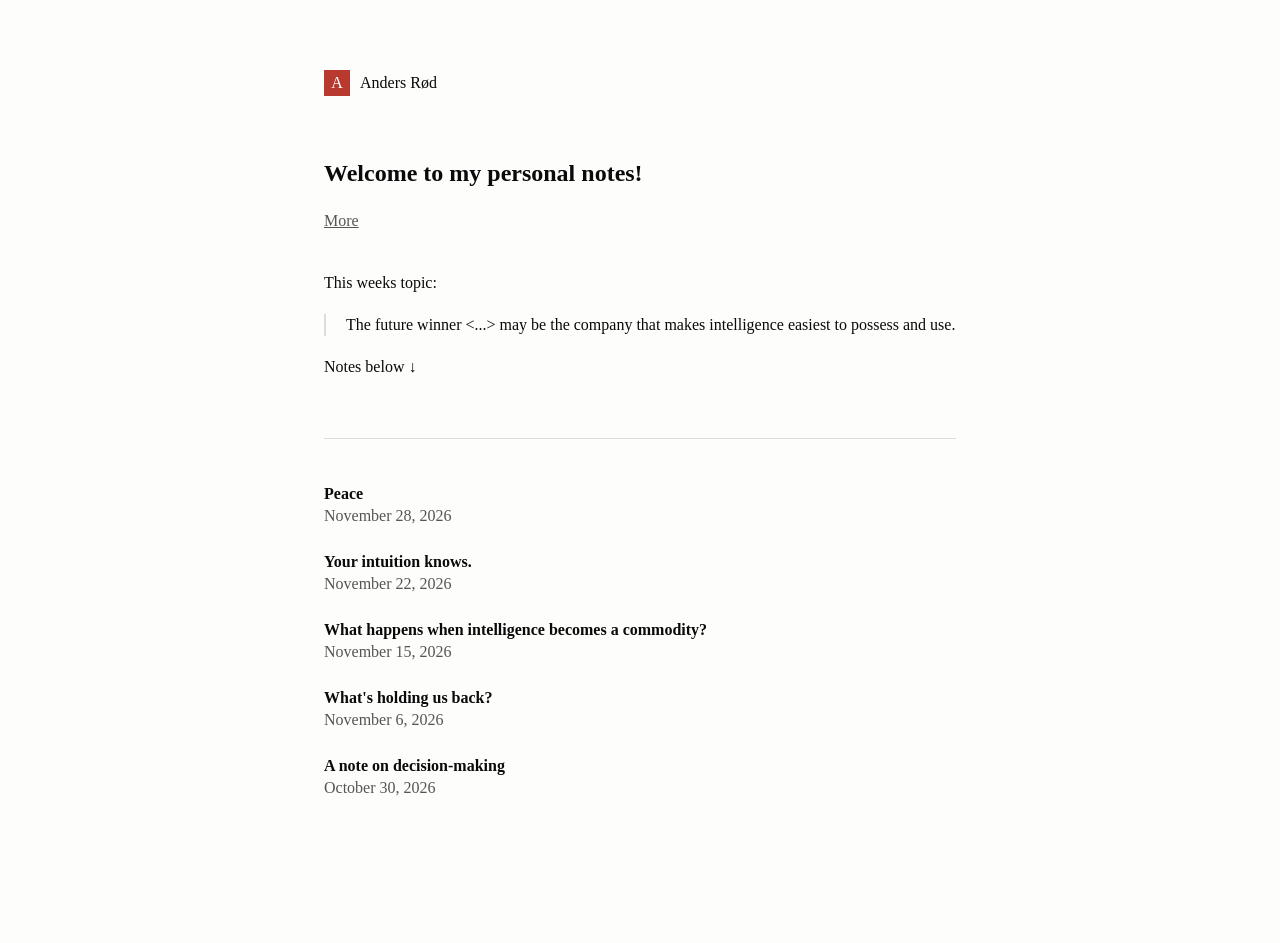
<file: docs/index.html>
<!doctype html>
<html lang="en">
<head>
<meta charset="utf-8">
<meta name="viewport" content="width=device-width, initial-scale=1">
<title>Anders Rød</title>
<link rel="stylesheet" href="style.css">
</head>
<body>
<main>
<a class="mark" href="./"><span>A</span>Anders Rød</a>
<article>
<h1>Welcome to my personal notes!</h1>
<p class="meta"><a href="#more">More</a></p>
<p>This weeks topic:</p>
<blockquote><p>The future winner &lt;...&gt; may be the company that makes intelligence easiest to possess and use.</p></blockquote>
<p>Notes below ↓</p>
</article>
<ul class="posts" id="more">
<li><a href="peace.html">Peace</a><br><span class="meta">November 28, 2026</span></li>
<li><a href="selfreliance.html">Your intuition knows.</a><br><span class="meta">November 22, 2026</span></li>
<li><a href="intelligence.html">What happens when intelligence becomes a commodity?</a><br><span class="meta">November 15, 2026</span></li>
<li><a href="resistance.html">What's holding us back?</a><br><span class="meta">November 6, 2026</span></li>
<li><a href="anintroduction.html">A note on decision-making</a><br><span class="meta">October 30, 2026</span></li>
</ul>
</main>
</body>
</html>
</file>
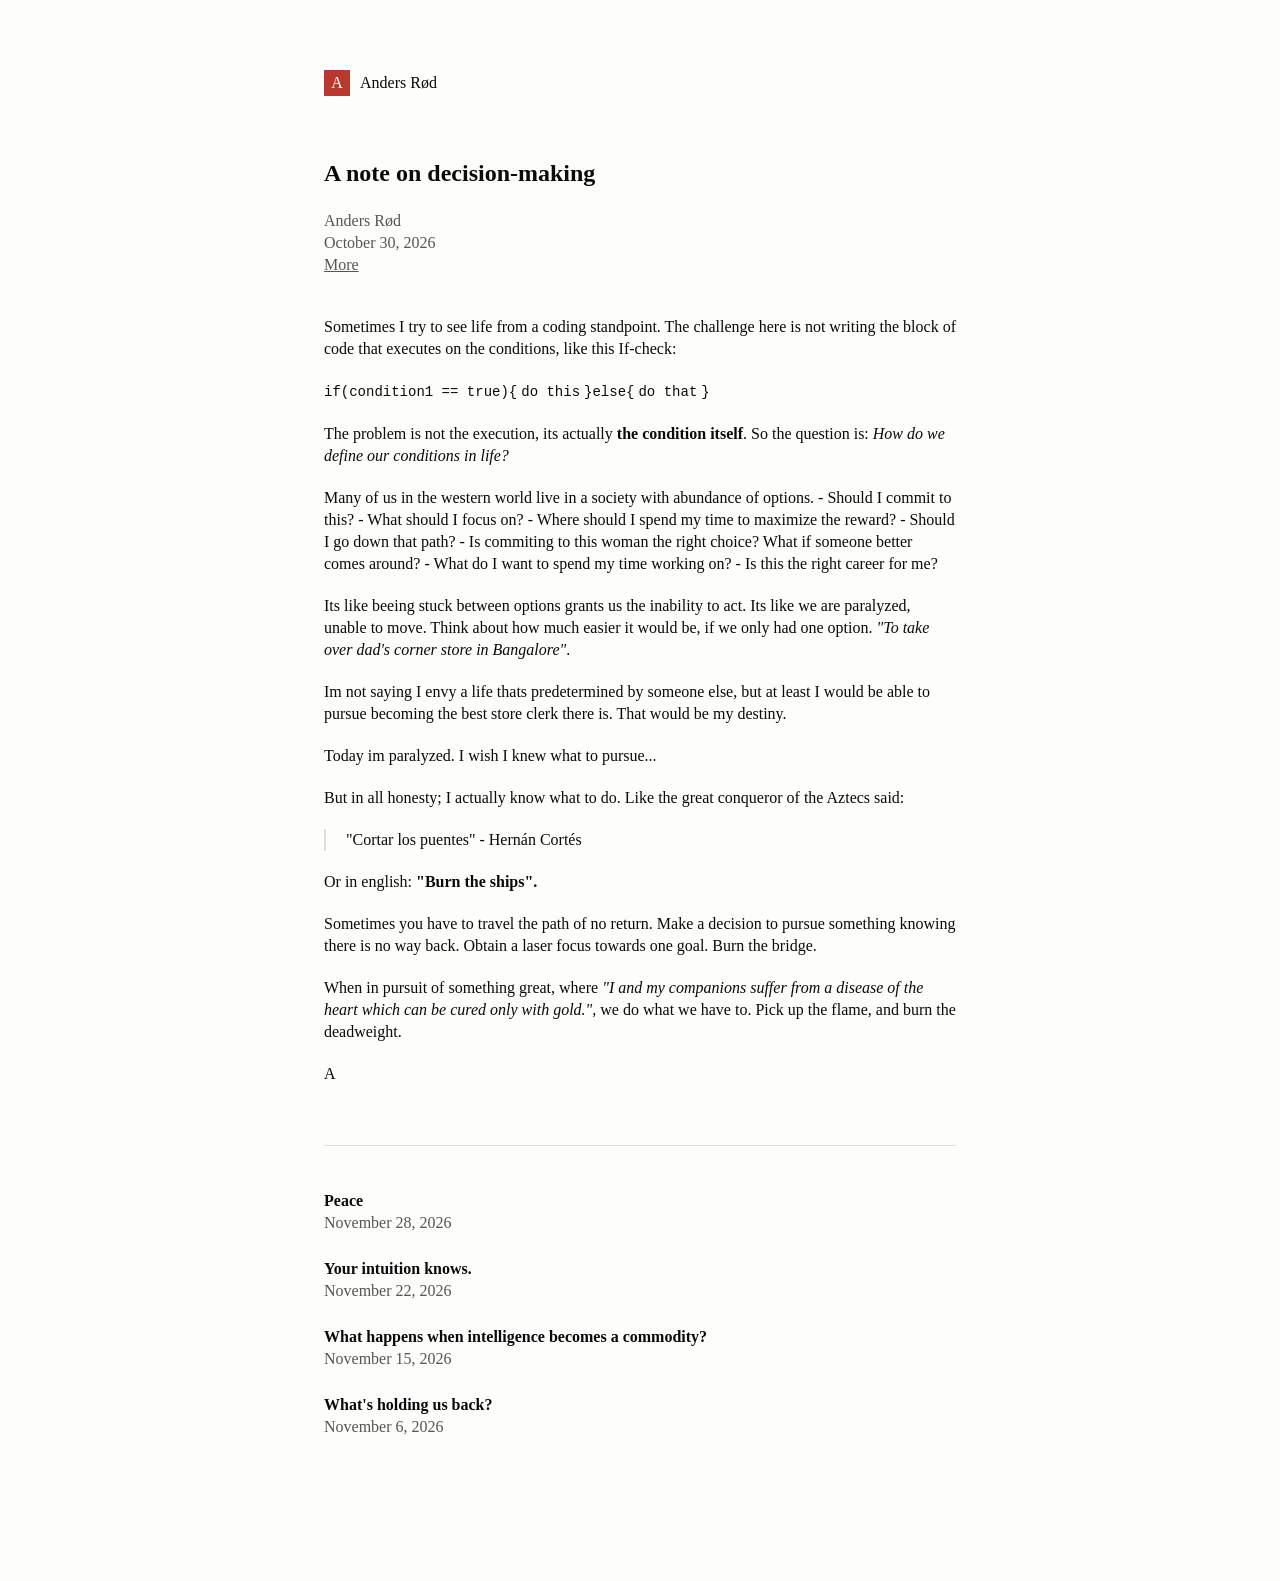
<file: docs/anintroduction.html>
<!doctype html>
<html lang="en">
<head>
<meta charset="utf-8">
<meta name="viewport" content="width=device-width, initial-scale=1">
<title>A note on decision-making | Anders Rød</title>
<link rel="stylesheet" href="style.css">
</head>
<body>
<main>
<a class="mark" href="./"><span>A</span>Anders Rød</a>
<article>
<h1>A note on decision-making</h1>
<p class="meta">Anders Rød<br>October 30, 2026<br><a href="#more">More</a></p>
<p>Sometimes I try to see life from a coding standpoint. The challenge here is not writing the block of code that executes on the conditions, like this If-check:</p>
<p><code>if(condition1 == true){</code> <code>   do this</code> <code>   }else{</code> <code>   do that</code> <code>}</code></p>
<p>The problem is not the execution, its actually <strong>the condition itself</strong>. So the question is: <em>How do we define our conditions in life?</em></p>
<p>Many of us in the western world live in a society with abundance of options. - Should I commit to this?  - What should I focus on?  - Where should I spend my time to maximize the reward? - Should I go down that path? - Is commiting to this woman the right choice? What if someone better comes around? - What do I want to spend my time working on? - Is this the right career for me?</p>
<p>Its like beeing stuck between options grants us the inability to act. Its like we are paralyzed, unable to move. Think about how much easier it would be, if we only had one option. <em>&quot;To take over dad's corner store in Bangalore&quot;</em>.</p>
<p>Im not saying I envy a life thats predetermined by someone else, but at least I would be able to pursue becoming the best store clerk there is. That would be my destiny.</p>
<p>Today im paralyzed.  I wish I knew what to pursue...</p>
<p>But in all honesty; I actually know what to do. Like the great conqueror of the Aztecs said:</p>
<blockquote><p>&quot;Cortar los puentes&quot; - Hernán Cortés</p></blockquote>
<p>Or in english: <strong>&quot;Burn the ships&quot;.</strong></p>
<p>Sometimes you have to travel the path of no return. Make a decision to pursue something knowing there is no way back. Obtain a laser focus towards one goal. Burn the bridge.</p>
<p>When in pursuit of something great, where <em>&quot;I and my companions suffer from a disease of the heart which can be cured only with gold.&quot;</em>, we do what we have to. Pick up the flame, and burn the deadweight.</p>
<p>A</p>
</article>
<ul class="posts" id="more">
<li><a href="peace.html">Peace</a><br><span class="meta">November 28, 2026</span></li>
<li><a href="selfreliance.html">Your intuition knows.</a><br><span class="meta">November 22, 2026</span></li>
<li><a href="intelligence.html">What happens when intelligence becomes a commodity?</a><br><span class="meta">November 15, 2026</span></li>
<li><a href="resistance.html">What's holding us back?</a><br><span class="meta">November 6, 2026</span></li>
</ul>
</main>
</body>
</html>
</file>
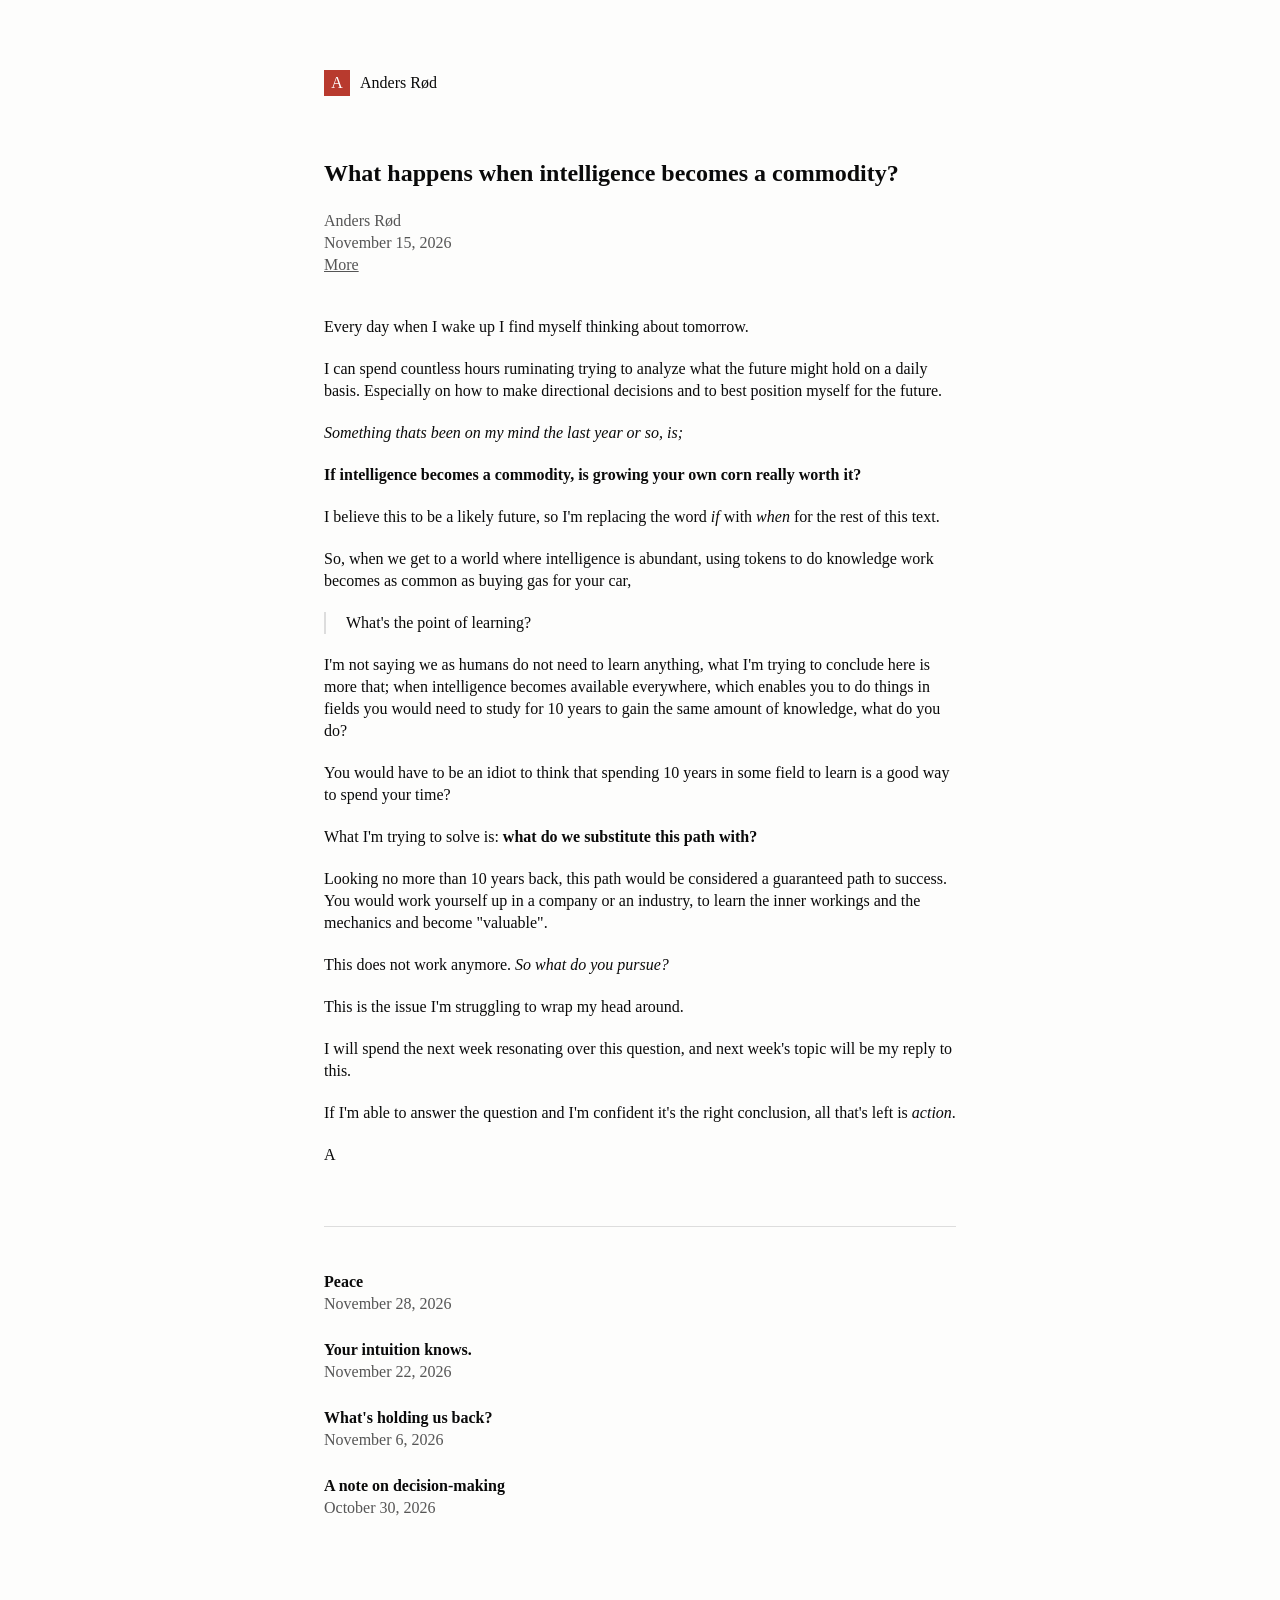
<file: docs/intelligence.html>
<!doctype html>
<html lang="en">
<head>
<meta charset="utf-8">
<meta name="viewport" content="width=device-width, initial-scale=1">
<title>What happens when intelligence becomes a commodity? | Anders Rød</title>
<link rel="stylesheet" href="style.css">
</head>
<body>
<main>
<a class="mark" href="./"><span>A</span>Anders Rød</a>
<article>
<h1>What happens when intelligence becomes a commodity?</h1>
<p class="meta">Anders Rød<br>November 15, 2026<br><a href="#more">More</a></p>
<p>Every day when I wake up I find myself thinking about tomorrow.</p>
<p>I can spend countless hours ruminating trying to analyze what the future might hold on a daily basis. Especially on how to make directional decisions and to best position myself for the future.</p>
<p><em>Something thats been on my mind the last year or so, is;</em></p>
<p><strong>If intelligence becomes a commodity, is growing your own corn really worth it?</strong></p>
<p>I believe this to be a likely future, so I'm replacing the word <em>if</em> with <em>when</em> for the rest of this text.</p>
<p>So, when we get to a world where intelligence is abundant, using tokens to do knowledge work becomes as common as buying gas for your car,</p>
<blockquote><p>What's the point of learning?</p></blockquote>
<p>I'm not saying we as humans do not need to learn anything, what I'm trying to conclude here is more that;  when intelligence becomes available everywhere, which enables you to do things in fields you would need to study for 10 years to gain the same amount of knowledge, what do you do?</p>
<p>You would have to be an idiot to think that spending 10 years in some field to learn is a good way to spend your time?</p>
<p>What I'm trying to solve is: <strong>what do we substitute this path with?</strong></p>
<p>Looking no more than 10 years back, this path would be considered a guaranteed path to success.  You would work yourself up in a company or an industry, to learn the inner workings and the mechanics and become &quot;valuable&quot;.</p>
<p>This does not work anymore. <em>So what do you pursue?</em></p>
<p>This is the issue I'm struggling to wrap my head around.</p>
<p>I will spend the next week resonating over this question, and next week's topic will be my reply to this.</p>
<p>If I'm able to answer the question and I'm confident it's the right conclusion, all that's left is <em>action</em>.</p>
<p>A</p>
</article>
<ul class="posts" id="more">
<li><a href="peace.html">Peace</a><br><span class="meta">November 28, 2026</span></li>
<li><a href="selfreliance.html">Your intuition knows.</a><br><span class="meta">November 22, 2026</span></li>
<li><a href="resistance.html">What's holding us back?</a><br><span class="meta">November 6, 2026</span></li>
<li><a href="anintroduction.html">A note on decision-making</a><br><span class="meta">October 30, 2026</span></li>
</ul>
</main>
</body>
</html>
</file>
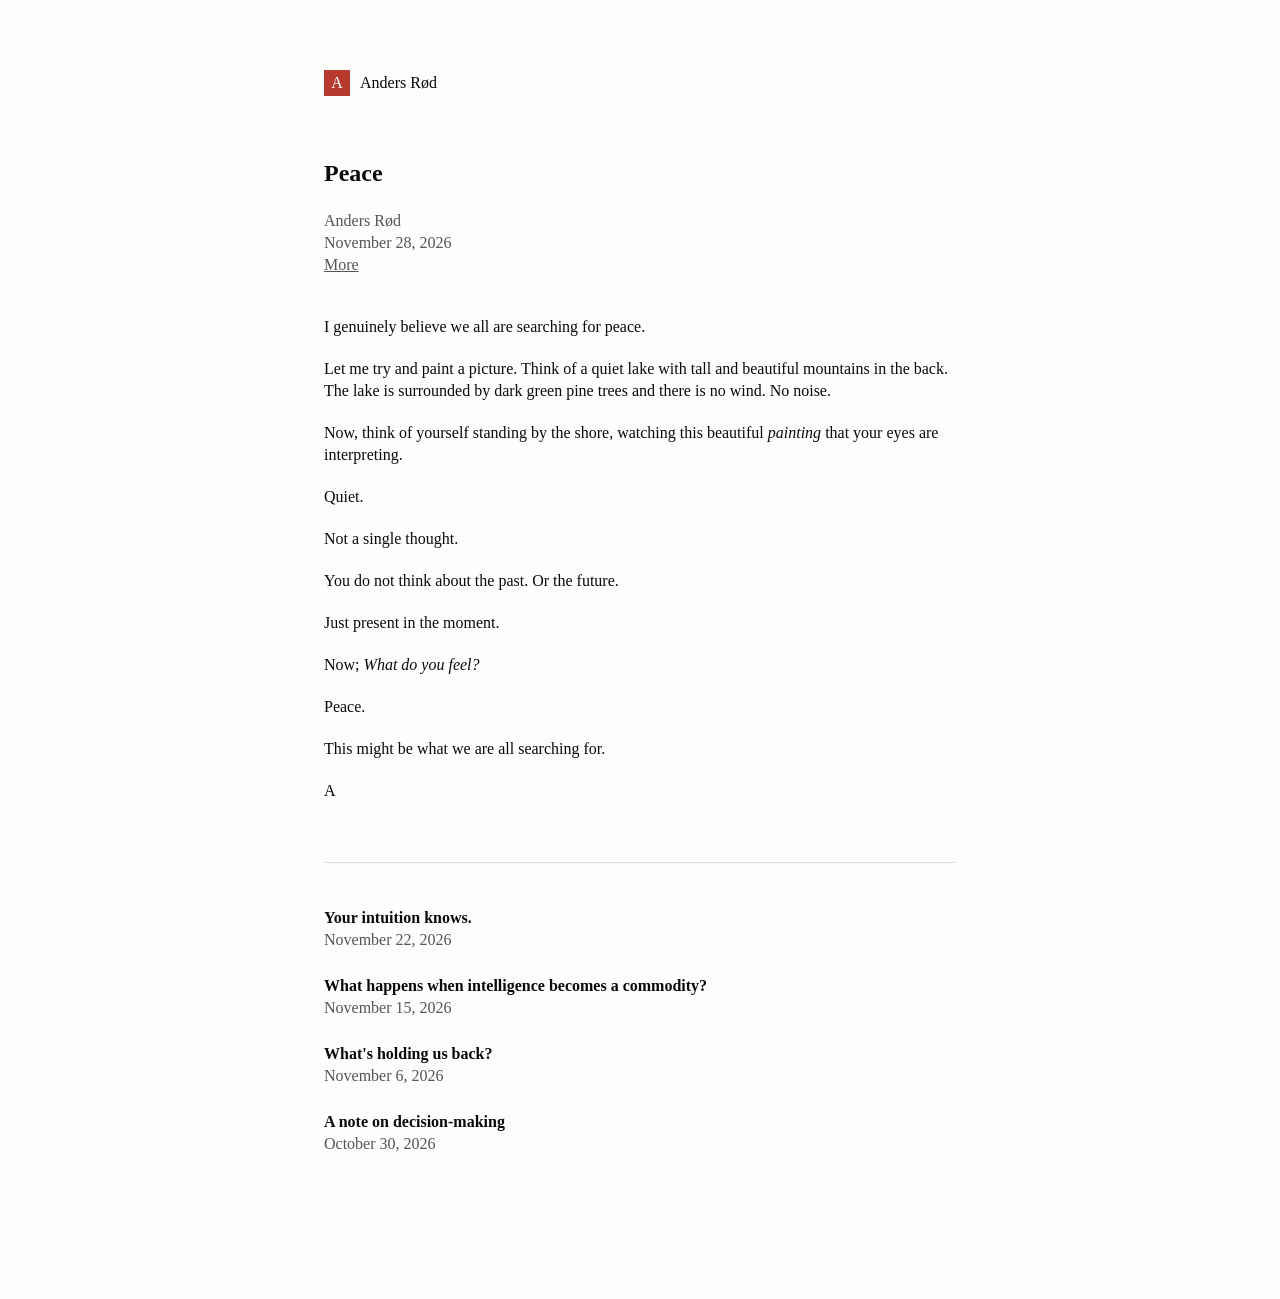
<file: docs/peace.html>
<!doctype html>
<html lang="en">
<head>
<meta charset="utf-8">
<meta name="viewport" content="width=device-width, initial-scale=1">
<title>Peace | Anders Rød</title>
<link rel="stylesheet" href="style.css">
</head>
<body>
<main>
<a class="mark" href="./"><span>A</span>Anders Rød</a>
<article>
<h1>Peace</h1>
<p class="meta">Anders Rød<br>November 28, 2026<br><a href="#more">More</a></p>
<p>I genuinely believe we all are searching for peace.</p>
<p>Let me try and paint a picture. Think of a quiet lake with tall and beautiful mountains in the back. The lake is surrounded by dark green pine trees and there is no wind. No noise.</p>
<p>Now, think of yourself standing by the shore, watching this beautiful <em>painting</em> that your eyes are interpreting.</p>
<p>Quiet.</p>
<p>Not a single thought.</p>
<p>You do not think about the past. Or the future.</p>
<p>Just present in the moment.</p>
<p>Now; <em>What do you feel?</em></p>
<p>Peace.</p>
<p>This might be what we are all searching for.</p>
<p>A</p>
</article>
<ul class="posts" id="more">
<li><a href="selfreliance.html">Your intuition knows.</a><br><span class="meta">November 22, 2026</span></li>
<li><a href="intelligence.html">What happens when intelligence becomes a commodity?</a><br><span class="meta">November 15, 2026</span></li>
<li><a href="resistance.html">What's holding us back?</a><br><span class="meta">November 6, 2026</span></li>
<li><a href="anintroduction.html">A note on decision-making</a><br><span class="meta">October 30, 2026</span></li>
</ul>
</main>
</body>
</html>
</file>
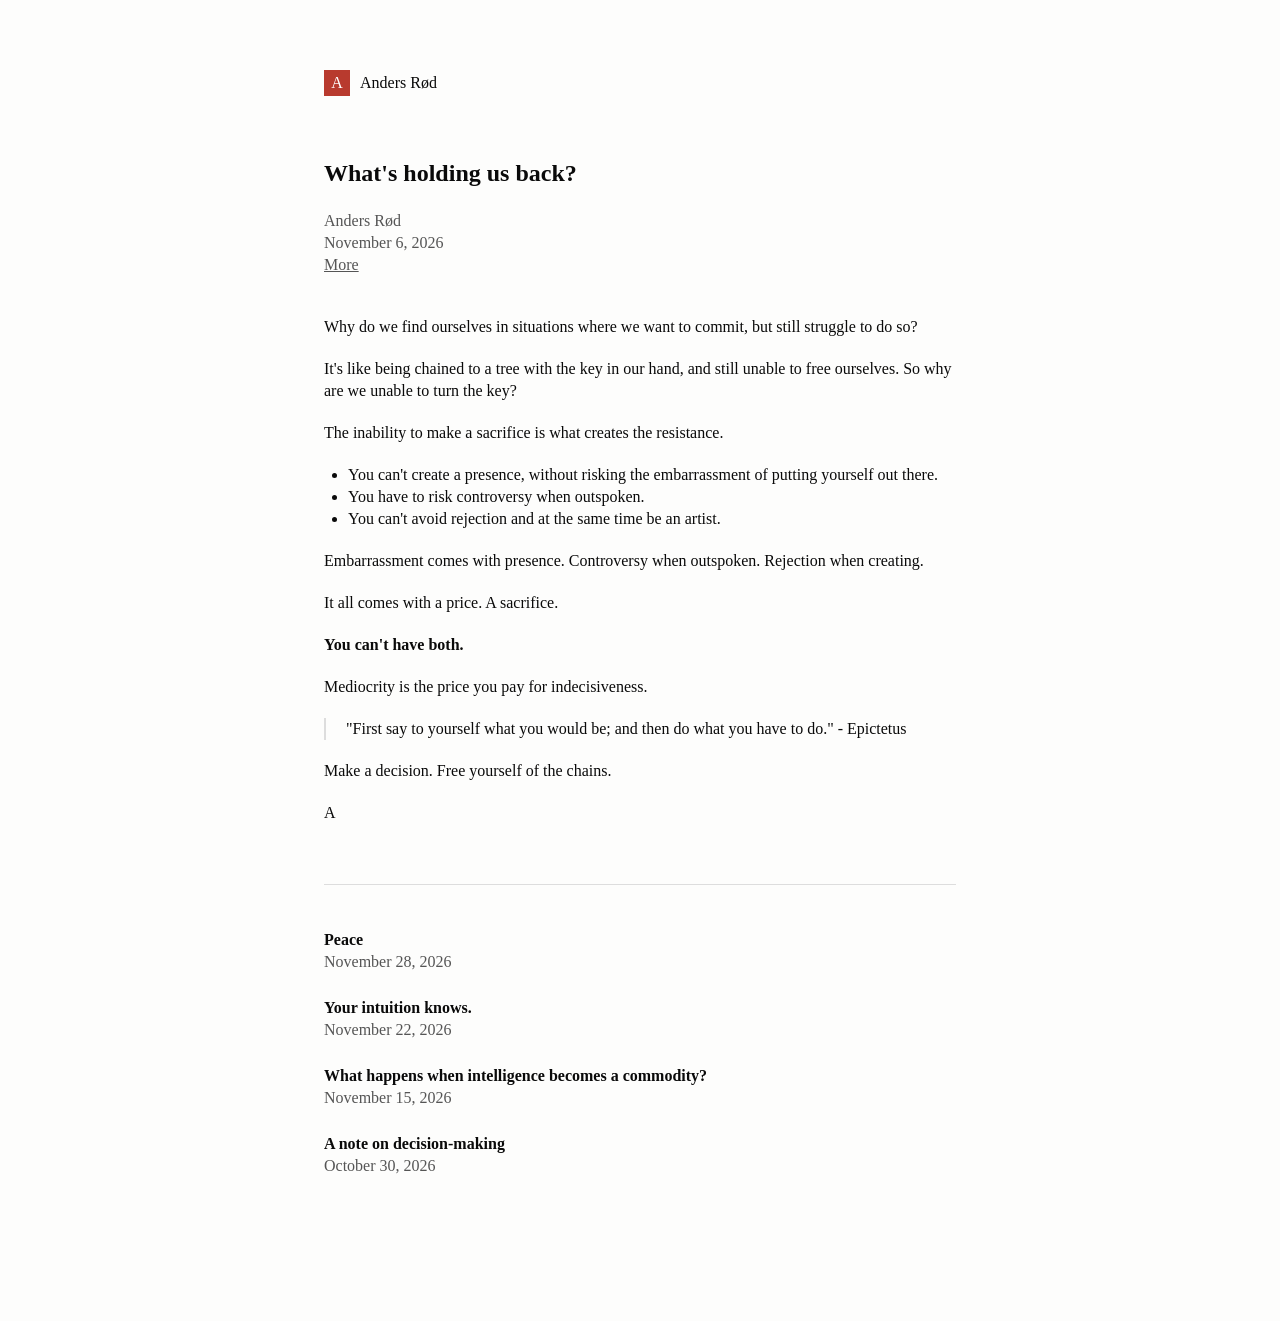
<file: docs/resistance.html>
<!doctype html>
<html lang="en">
<head>
<meta charset="utf-8">
<meta name="viewport" content="width=device-width, initial-scale=1">
<title>What's holding us back? | Anders Rød</title>
<link rel="stylesheet" href="style.css">
</head>
<body>
<main>
<a class="mark" href="./"><span>A</span>Anders Rød</a>
<article>
<h1>What's holding us back?</h1>
<p class="meta">Anders Rød<br>November 6, 2026<br><a href="#more">More</a></p>
<p>Why do we find ourselves in situations where we want to commit, but still struggle to do so?</p>
<p>It's like being chained to a tree with the key in our hand, and still unable to free ourselves. So why are we unable to turn the key?</p>
<p>The inability to make a sacrifice is what creates the resistance.</p>
<ul><li>You can't create a presence, without risking the embarrassment of putting yourself out there.</li><li>You have to risk controversy when outspoken.</li><li>You can't avoid rejection and at the same time be an artist.</li></ul>
<p>Embarrassment comes with presence. Controversy when outspoken. Rejection when creating.</p>
<p>It all comes with a price. A sacrifice.</p>
<p><strong>You can't have both.</strong></p>
<p>Mediocrity is the price you pay for indecisiveness.</p>
<blockquote><p>&quot;First say to yourself what you would be; and then do what you have to do.&quot; - Epictetus</p></blockquote>
<p>Make a decision. Free yourself of the chains.</p>
<p>A</p>
</article>
<ul class="posts" id="more">
<li><a href="peace.html">Peace</a><br><span class="meta">November 28, 2026</span></li>
<li><a href="selfreliance.html">Your intuition knows.</a><br><span class="meta">November 22, 2026</span></li>
<li><a href="intelligence.html">What happens when intelligence becomes a commodity?</a><br><span class="meta">November 15, 2026</span></li>
<li><a href="anintroduction.html">A note on decision-making</a><br><span class="meta">October 30, 2026</span></li>
</ul>
</main>
</body>
</html>
</file>
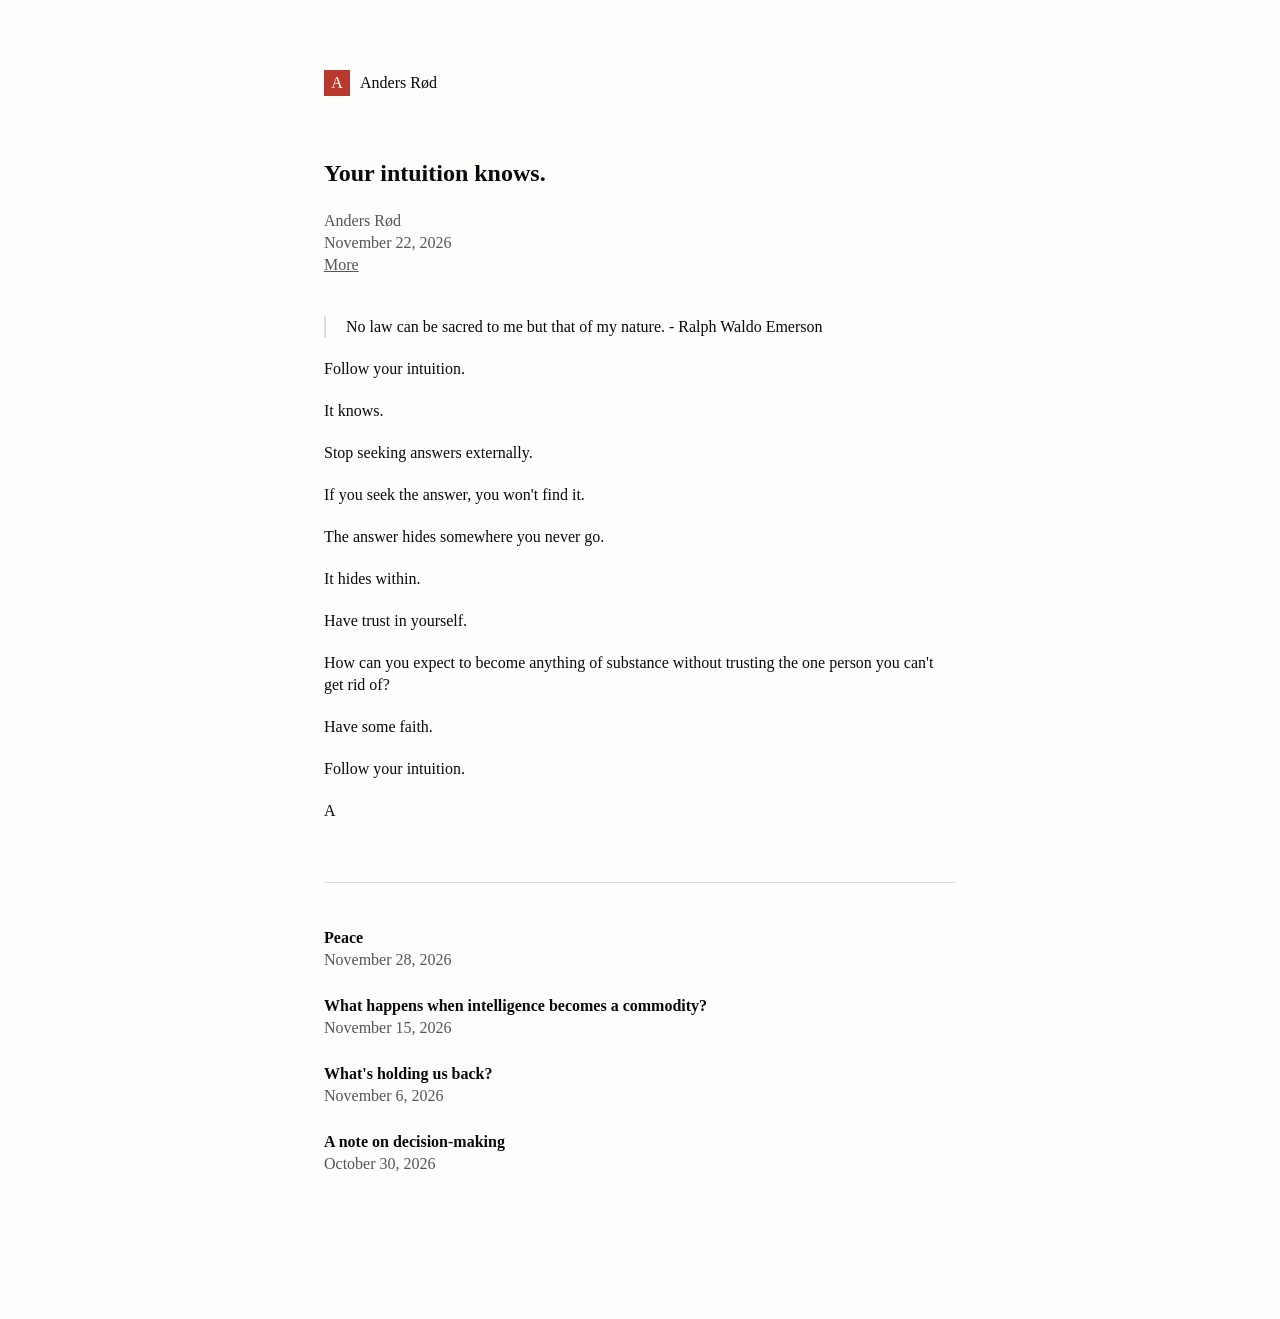
<file: docs/selfreliance.html>
<!doctype html>
<html lang="en">
<head>
<meta charset="utf-8">
<meta name="viewport" content="width=device-width, initial-scale=1">
<title>Your intuition knows. | Anders Rød</title>
<link rel="stylesheet" href="style.css">
</head>
<body>
<main>
<a class="mark" href="./"><span>A</span>Anders Rød</a>
<article>
<h1>Your intuition knows.</h1>
<p class="meta">Anders Rød<br>November 22, 2026<br><a href="#more">More</a></p>
<blockquote><p>No law can be sacred to me but that of my nature. - Ralph Waldo Emerson</p></blockquote>
<p>Follow your intuition.</p>
<p>It knows.</p>
<p>Stop seeking answers externally.</p>
<p>If you seek the answer, you won't find it.</p>
<p>The answer hides somewhere you never go.</p>
<p>It hides within.</p>
<p>Have trust in yourself.</p>
<p>How can you expect to become anything of substance without trusting the one person you can't get rid of?</p>
<p>Have some faith.</p>
<p>Follow your intuition.</p>
<p>A</p>
</article>
<ul class="posts" id="more">
<li><a href="peace.html">Peace</a><br><span class="meta">November 28, 2026</span></li>
<li><a href="intelligence.html">What happens when intelligence becomes a commodity?</a><br><span class="meta">November 15, 2026</span></li>
<li><a href="resistance.html">What's holding us back?</a><br><span class="meta">November 6, 2026</span></li>
<li><a href="anintroduction.html">A note on decision-making</a><br><span class="meta">October 30, 2026</span></li>
</ul>
</main>
</body>
</html>
</file>
<file: docs/style.css>
html { scroll-behavior: smooth; }

body {
  margin: 0;
  background: #fdfdfc;
  color: #0a0a0a;
  font: 16px/22px "Times New Roman", Times, serif;
}

main {
  max-width: 632px;
  margin: 0 auto;
  padding: 70px 24px 120px;
}

a { color: inherit; }

.mark {
  display: flex;
  align-items: center;
  gap: 10px;
  margin-bottom: 60px;
  text-decoration: none;
}

.mark span {
  width: 26px;
  height: 26px;
  line-height: 26px;
  text-align: center;
  background: #b83a2e;
  color: #fff;
}

h1, h2 {
  margin: 44px 0 20px;
  font-size: 24px;
  line-height: 34px;
}

h1 { margin-top: 0; }

p, ul, ol, blockquote, pre { margin: 0 0 20px; }

.meta { color: #555; }
article > .meta { margin-bottom: 40px; }

ul, ol { padding-left: 24px; }

blockquote {
  margin-left: 0;
  padding-left: 20px;
  border-left: 2px solid #ddd;
}

img { max-width: 100%; }

code { font-size: 14px; }

pre {
  overflow-x: auto;
  padding: 14px;
  background: #f3f3f1;
}

.posts {
  margin-top: 60px;
  padding: 44px 0 0;
  border-top: 1px solid #ddd;
  list-style: none;
}

.posts li { margin-bottom: 24px; }
.posts a { font-weight: bold; text-decoration: none; }
.posts a:hover { text-decoration: underline; }
</file>
